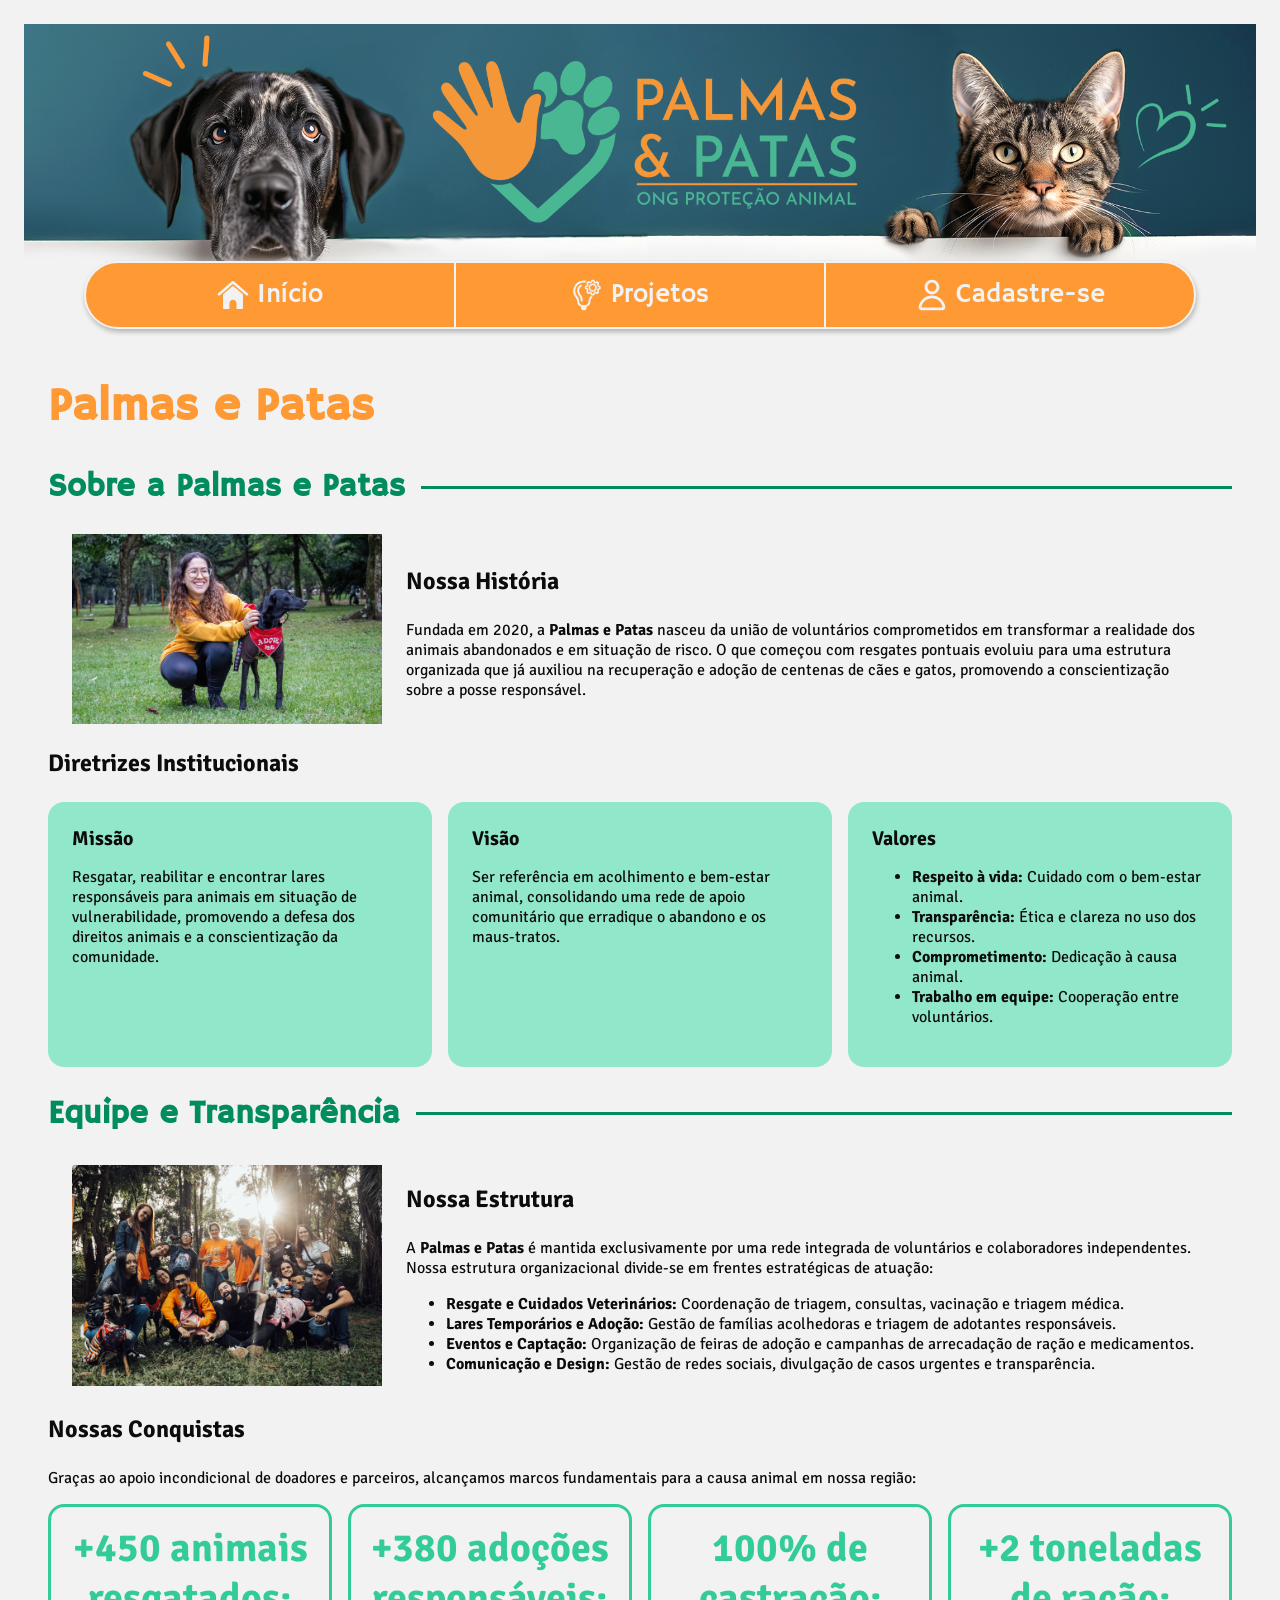
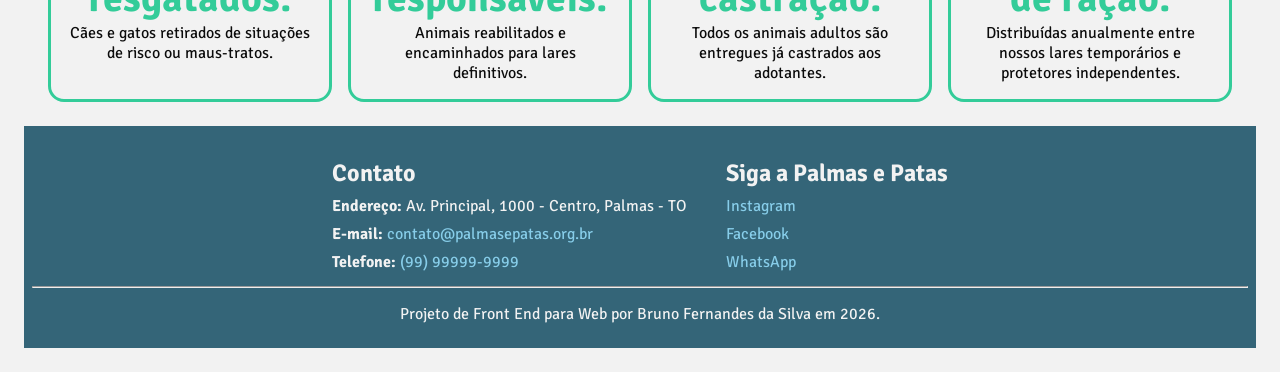
<file: index.html>
<!DOCTYPE html>
<!-- BRUNO FERNANDES DA SILVA -->
<!-- RGM 49735403 -->

<!-- Especificações de configurações da página -->
<html lang="pt-br">
<head>
    <meta charset="UTF-8">
    <meta name="viewport" content="width=device-width, initial-scale=1.0">
    <title>Início - Palmas e Patas</title>

    <!-- Vinculo CSS -->
    <link rel="stylesheet" href="styles.css">
    <link rel="stylesheet" href="index.css">

</head>

<!-- Conteúdo da página -->
<body>

    <!-- Cabeçalho -->
    <header>
        <picture>
            <!-- Banner -->
            <!-- Formato principal -->
            <source srcset="Imagens/banner.png" type="image/png">
            <!-- Formato reserva -->
            <img src="Imagens/banner.jpg" alt="Banner Institucional da ONG Palmas e Patas" class="banner-img">
        </picture>

        <!-- Menu de navegação principal -->
        <nav class="menu-principal">

            <!-- Menu para dispositivos móveis -->
            <details class="menu-mobile">
                <summary>☰ Menu</summary>

                <div class="menu-links">
                    <a href="index.html">
                        <img src="Imagens/home.svg" alt="">Início
                    </a>

                    <a href="projetos.html">
                        <img src="Imagens/projetos.svg" alt="">Projetos
                    </a>

                    <a href="cadastro.html">
                        <img src="Imagens/cadastro2.svg" alt="">Cadastre-se
                    </a>
                </div>
            </details>

            <!-- Menu para computadores -->
            <div class="menu-desktop">
                <a href="index.html">
                    <img src="Imagens/home.svg" alt="">Início
                </a>

                <a href="projetos.html">
                    <img src="Imagens/projetos.svg" alt="">Projetos
                </a>

                <a href="cadastro.html">
                    <img src="Imagens/cadastro2.svg" alt="">Cadastre-se
                </a>
            </div>

        </nav>

    </header>

    <!-- Conteúdo -->
    <main>
        <!-- Sobre a ONG: Missão, visão, valores e histórico da organização. -->
        <h1>Palmas e Patas</h1>
        <section id="sobre">
            <h2 class="titulo-secao">Sobre a Palmas e Patas</h2>

            <div class="sobre-conteudo">
                <picture>
                    <source srcset="Imagens/sobre.png" type="image/png">
                    <img src="Imagens/sobre.jpg" alt="Foto do Projeto Palmas e Patas" class="img-sobre">
                </picture>

                <article id="historico">
                    <!-- História fictícia. -->
                    <h3>Nossa História</h3>
                    <p>
                        Fundada em 2020, a <strong>Palmas e Patas</strong> nasceu da união de voluntários
                        comprometidos em transformar a realidade dos animais abandonados e em situação de
                        risco. O que começou com resgates pontuais evoluiu para uma estrutura organizada
                        que já auxiliou na recuperação e adoção de centenas de cães e gatos, promovendo a
                        conscientização sobre a posse responsável.
                    </p>
                </article>
            </div>

            <article id="missao-visao-valores">
                <h3>Diretrizes Institucionais</h3>
                
                <div class="diretrizes">
                    <div class="diretriz">
                        <h4>Missão</h4>
                        <p>
                            Resgatar, reabilitar e encontrar lares responsáveis para animais em situação de
                            vulnerabilidade, promovendo a defesa dos direitos animais e a conscientização
                            da comunidade.
                        </p>
                    </div>

                    <div class="diretriz">
                        <h4>Visão</h4>
                        <p>
                            Ser referência em acolhimento e bem-estar animal, consolidando uma rede de apoio
                            comunitário que erradique o abandono e os maus-tratos.
                        </p>
                    </div>

                    <div class="diretriz">
                        <h4>Valores</h4>
                        <ul>
                            <li><strong>Respeito à vida:</strong> Cuidado com o bem-estar animal.</li>
                            <li><strong>Transparência:</strong> Ética e clareza no uso dos recursos.</li>
                            <li><strong>Comprometimento:</strong> Dedicação à causa animal.</li>
                            <li><strong>Trabalho em equipe:</strong> Cooperação entre voluntários.</li>
                        </ul>
                    </div>
                </div>
            </article>
        </section>

        <!-- Equipe e Transparência: Breve apresentação da estrutura organizacional ou conquistas. -->
        <section id="equipe-transparencia">
            <h2 class="titulo-secao">Equipe e Transparência</h2>

            <div class="equipe-conteudo">

                <picture>
                    <source srcset="Imagens/equipe.png" type="image/png">
                    <img src="Imagens/equipe.jpg" alt="Foto da Equipe Palmas e Patas" class="img-equipe">
                </picture>

                <article id="estrutura-organizacional">
                    <h3>Nossa Estrutura</h3>
                    <p>
                        A <strong>Palmas e Patas</strong> é mantida exclusivamente por uma rede integrada
                        de voluntários e colaboradores independentes. Nossa estrutura organizacional divide-se
                        em frentes estratégicas de atuação:
                    </p>
                    <ul>
                        <li>
                            <strong>Resgate e Cuidados Veterinários:</strong> Coordenação de triagem,
                            consultas, vacinação e triagem médica.
                        </li>
                        <li>
                            <strong>Lares Temporários e Adoção:</strong> Gestão de famílias acolhedoras
                            e triagem de adotantes responsáveis.
                        </li>
                        <li>
                            <strong>Eventos e Captação:</strong> Organização de feiras de adoção e campanhas
                            de arrecadação de ração e medicamentos.
                        </li>
                        <li>
                            <strong>Comunicação e Design:</strong> Gestão de redes sociais, divulgação de
                            casos urgentes e transparência.
                        </li>
                    </ul>
                </article>
            </div>

            <article id="conquistas">
                <h3>Nossas Conquistas</h3>
                <p>
                    Graças ao apoio incondicional de doadores e parceiros, alcançamos marcos fundamentais
                    para a causa animal em nossa região:
                </p>
                <div class="conquistas-caixas">
                    <div class="conquista">
                        <strong>+450 animais resgatados:</strong>
                        Cães e gatos retirados de situações de risco ou maus-tratos.
                    </div>
                    <div class="conquista">
                        <strong>+380 adoções responsáveis:</strong>
                        Animais reabilitados e encaminhados para lares definitivos.
                    </div>
                    <div class="conquista">
                        <strong>100% de castração:</strong>
                        Todos os animais adultos são entregues já castrados aos adotantes.
                    </div>
                    <div class="conquista">
                        <strong>+2 toneladas de ração:</strong>
                        Distribuídas anualmente entre nossos lares temporários e protetores independentes.
                    </div>
                </div>
            </article>
        </section>

    </main>

    <!-- Rodapé -->
    <footer>
        <div class="rodape-conteudo"> <!-- Classe -->
            <section>
                <h3>Contato</h3>
                <address>
                    <p><strong>Endereço:</strong> Av. Principal, 1000 - Centro, Palmas - TO</p>
                    <p><strong>E-mail:</strong> <a href="mailto:contato@palmasepatas.org.br">contato@palmasepatas.org.br</a></p>
                    <p><strong>Telefone:</strong> <a href="tel:99999999999">(99) 99999-9999</a></p>
                </address>
            </section>

            <!-- Placeholder para redes sociais, já que elas não existem -->
            <section>
                <h3>Siga a Palmas e Patas</h3>
                <ul>
                    <li><a href="https://instagram.com" target="_blank" rel="noopener">Instagram</a></li>
                    <li><a href="https://facebook.com" target="_blank" rel="noopener">Facebook</a></li>
                    <li><a href="https://whatsapp.com" target="_blank" rel="noopener">WhatsApp</a></li>
                </ul>
            </section>
        </div>
        <hr>
        <div class="rodape-final"> <!-- Classe -->
            <p>Projeto de Front End para Web por Bruno Fernandes da Silva em 2026.</p>
        </div>
    </footer>

</body>
</html>
</file>
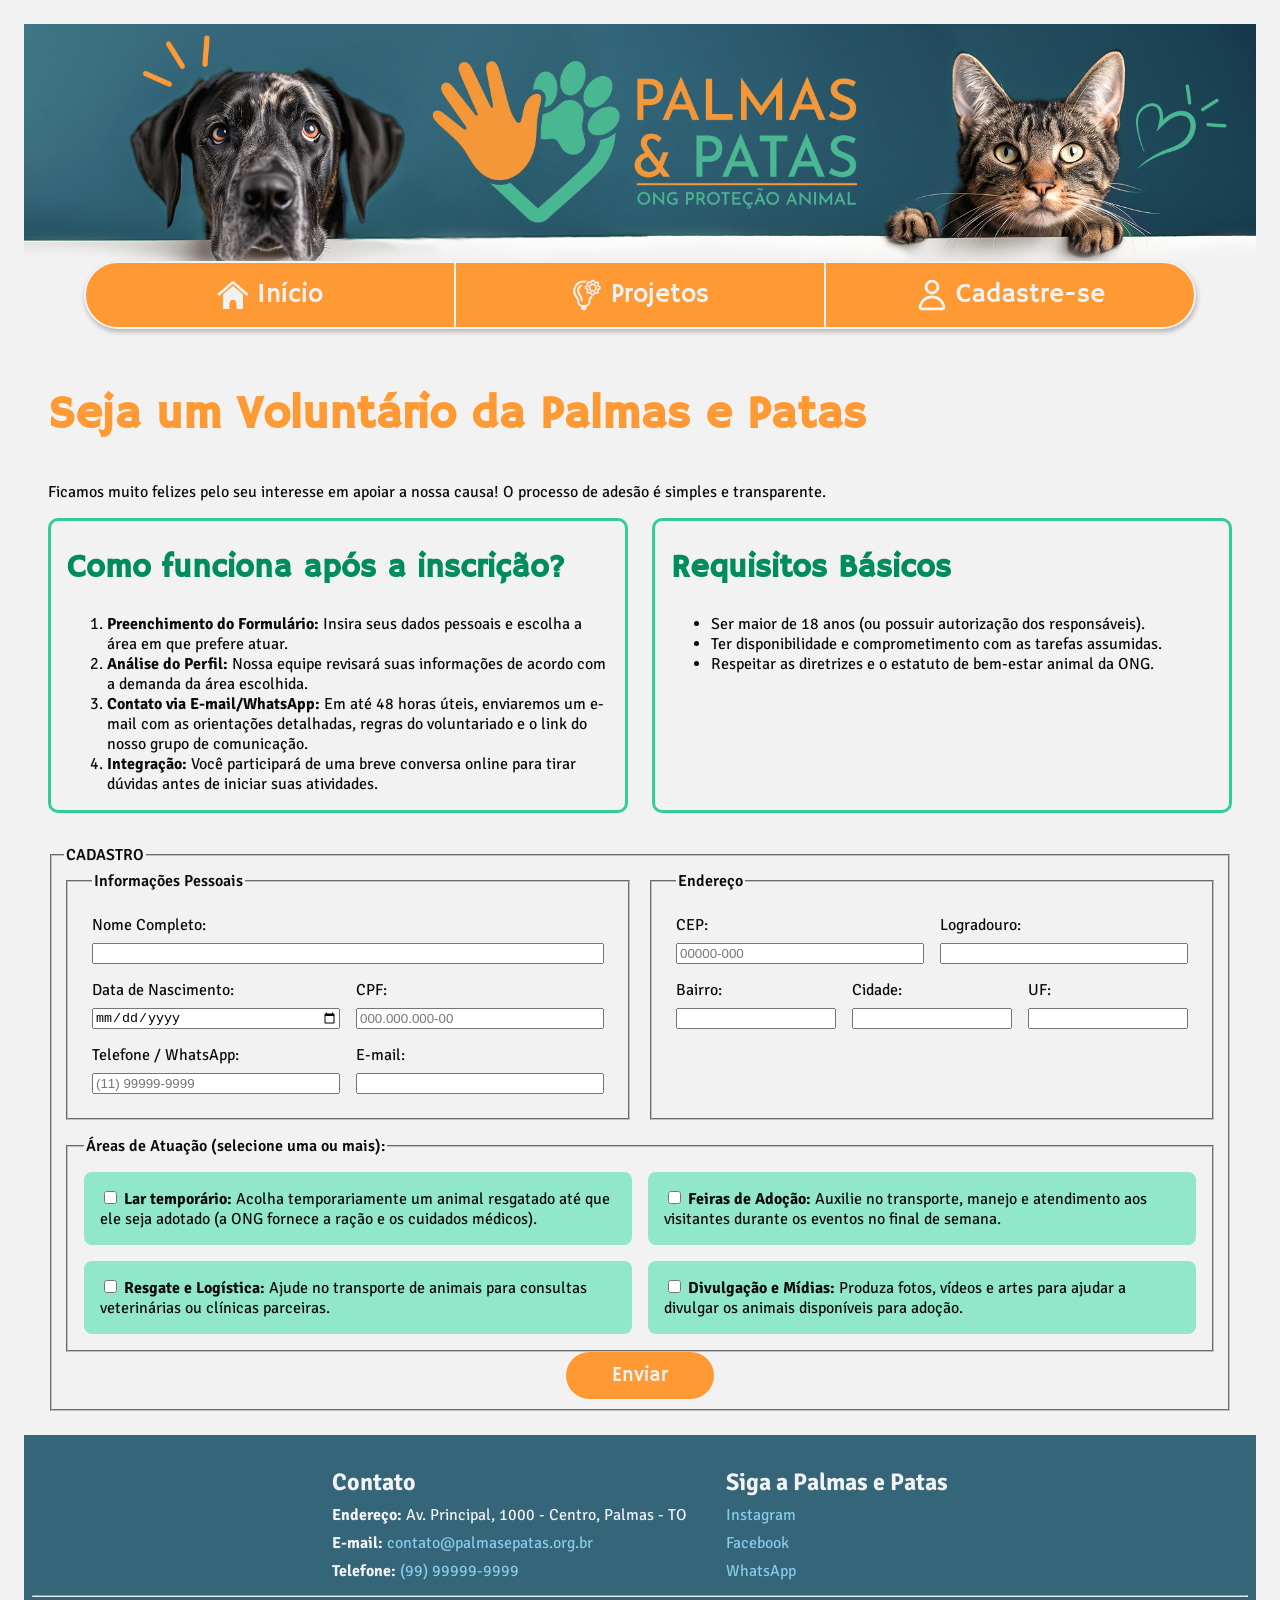
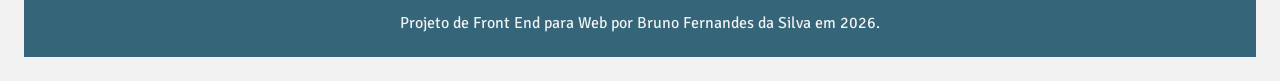
<file: cadastro.html>
<!DOCTYPE html>
<!-- BRUNO FERNANDES DA SILVA -->
<!-- RGM 49735403 -->

<!-- Especificações de configurações da página -->
<html lang="pt-br">
<head>
    <meta charset="UTF-8">
    <meta name="viewport" content="width=device-width, initial-scale=1.0">
    <title>Início - Palmas e Patas</title>

    <!-- Vinculo CSS - Banner ajustável automaticamente -->
    <link rel="stylesheet" href="styles.css">
    <link rel="stylesheet" href="cadastro.css">

</head>

<!-- Conteúdo da página -->
<body>

    <!-- Cabeçalho -->
    <header>
        <picture>
            <!-- Banner -->
            <!-- Formato principal -->
            <source srcset="Imagens/banner.png" type="image/png">
            <!-- Formato reserva -->
            <img src="Imagens/banner.jpg" alt="Banner Institucional da ONG Palmas e Patas" class="banner-img">
        </picture>

        <!-- Menu de navegação principal -->
        <nav class="menu-principal">

            <!-- Menu para dispositivos móveis -->
            <details class="menu-mobile">
                <summary>☰ Menu</summary>

                <div class="menu-links">
                    <a href="index.html">
                        <img src="Imagens/home.svg" alt="">Início
                    </a>

                    <a href="projetos.html">
                        <img src="Imagens/projetos.svg" alt="">Projetos
                    </a>

                    <a href="cadastro.html">
                        <img src="Imagens/cadastro2.svg" alt="">Cadastre-se
                    </a>
                </div>
            </details>

            <!-- Menu para computadores -->
            <div class="menu-desktop">
                <a href="index.html">
                    <img src="Imagens/home.svg" alt="">Início
                </a>

                <a href="projetos.html">
                    <img src="Imagens/projetos.svg" alt="">Projetos
                </a>

                <a href="cadastro.html">
                    <img src="Imagens/cadastro2.svg" alt="">Cadastre-se
                </a>
            </div>

        </nav>
    </header>

    <!-- Conteúdo -->
    <main>
        <!-- Explicações sobre a inscrição -->
        <section id="orientacoes-cadastro">
            <h1>Seja um Voluntário da Palmas e Patas</h1>
            <p>Ficamos muito felizes pelo seu interesse em apoiar a nossa causa! O processo de adesão é simples e transparente.</p>

            <div class="orientacoes-caixas">
                <article id="passo-a-passo">
                    <h2>Como funciona após a inscrição?</h2>
                    <ol>
                        <li><strong>Preenchimento do Formulário:</strong> Insira seus dados pessoais e escolha a área em que prefere atuar.</li>
                        <li><strong>Análise do Perfil:</strong> Nossa equipe revisará suas informações de acordo com a demanda da área escolhida.</li>
                        <li><strong>Contato via E-mail/WhatsApp:</strong> Em até 48 horas úteis, enviaremos um e-mail com as orientações detalhadas, regras do voluntariado e o link do nosso grupo de comunicação.</li>
                        <li><strong>Integração:</strong> Você participará de uma breve conversa online para tirar dúvidas antes de iniciar suas atividades.</li>
                    </ol>
                </article>

                <article id="requisitos">
                    <h2>Requisitos Básicos</h2>
                    <ul>
                        <li>Ser maior de 18 anos (ou possuir autorização dos responsáveis).</li>
                        <li>Ter disponibilidade e comprometimento com as tarefas assumidas.</li>
                        <li>Respeitar as diretrizes e o estatuto de bem-estar animal da ONG.</li>
                    </ul>
                </article>
            </div>
        </section>

        <!-- Formulário de Inscrição -->
        <!-- Abertura do formulário com ação de levar para a página index.html -->
        <!-- Normalmente, a ação seria o envio do formulário para o Back End -> Banco de Dados. -->
        <!-- O Back End normalmente mandaria a ação de voltar á index.html depois de receber os dados. -->
        <form name="enviar1" action="index.html">
            <fieldset>
                <legend>CADASTRO</legend>

                <div class="grid-12"> <!-- GRID PAI DE 12 COLUNAS -->
                    <!-- Informações pessoais -->
                    <fieldset class="col-6"> <!-- Ocupa 6 colunas do grid pai-->
                        <legend>Informações Pessoais</legend>
                        <div class="grid-12"> <!-- Novo grid filho de 12 colunas -->

                            <div class="campo col-12"> <!-- Ocupa 12 colunas do grid filho-->
                                <label for="nome">Nome Completo:</label>
                                <input type="text" id="nome" name="nome" required>
                            </div>

                            <div class="campo col-6"> <!-- Ocupa 6 colunas do grid filho-->
                                <label for="nascimento">Data de Nascimento:</label>
                                <input type="date" id="nascimento" name="nascimento" required>
                            </div>

                            <div class="campo col-6"> <!-- Ocupa 6 colunas do grid filho-->
                                <label for="cpf">CPF:</label>
                                <input type="text" id="cpf" name="cpf" 
                                pattern="[0-9]{3}\.[0-9]{3}\.[0-9]{3}-[0-9]{2}" 
                                placeholder="000.000.000-00" required>
                            </div>

                            <div class="campo col-6"> <!-- Ocupa 6 colunas do grid filho-->
                                <label for="telefone">Telefone / WhatsApp:</label>
                                <input type="tel" id="telefone" name="telefone" 
                                pattern="\([0-9]{2}\)\s?[0-9]{4,5}-[0-9]{4}" 
                                placeholder="(11) 99999-9999" required>
                            </div>

                            <div class="campo col-6"> <!-- Ocupa 6 colunas do grid filho-->
                                <label for="email">E-mail:</label>
                                <input type="email" id="email" name="email" required>
                            </div>
                        </div>
                    </fieldset>
                        
                    <!-- Endereço -->
                    <fieldset class="col-6"> <!-- Ocupa 6 colunas do grid pai-->
                        <legend>Endereço</legend>
                        <div class="grid-12"> <!-- Novo grid filho de 12 colunas -->
                            <div class="campo col-6"> <!-- Ocupa 6 colunas do grid filho-->
                                <label for="cep">CEP:</label>
                                <input type="text" id="cep" name="cep" 
                                pattern="[0-9]{5}-[0-9]{3}" 
                                placeholder="00000-000" required>
                            </div>
                            
                            <div class="campo col-6"> <!-- Ocupa 6 colunas do grid filho-->
                                <label for="logradouro">Logradouro:</label>
                                <input type="text" id="logradouro" name="logradouro" required>
                            </div>


                            <div class="campo col-4"> <!-- Ocupa 4 colunas do grid filho-->
                                <label for="bairro">Bairro:</label>
                                <input type="text" id="bairro" name="bairro" required>
                            </div>

                            <div class="campo col-4"> <!-- Ocupa 4 colunas do grid filho-->
                                <label for="cidade">Cidade:</label>
                                <input type="text" id="cidade" name="cidade" required>
                            </div>

                            <div class="campo col-4"> <!-- Ocupa 4 colunas do grid filho-->
                                <datalist id="UF">
                                    <option value="SP">
                                    <option value="RJ">
                                    <option value="OUTRO">
                                </datalist>

                                <label for="uf">UF:</label>
                                <input list="UF" id="uf" name="uf" required>
                            </div>
                        </div>
                    </fieldset>

                    <!-- Área de atuação -->
                    <fieldset class="areas-atuacao col-12"> <!-- Ocupa 12 colunas do grid pai-->
                        <legend>Áreas de Atuação (selecione uma ou mais):</legend>
                        
                        <div class="grid-12"> <!-- Novo grid filho de 12 colunas -->
                            <div class="area col-6"> <!-- Ocupa 6 colunas do grid filho-->
                                <input type="checkbox" id="lar-temporario" name="areas_atuacao[]" value="Lar temporário">
                                <label for="lar-temporario"><strong>Lar temporário:</strong> Acolha temporariamente um animal resgatado até que ele seja adotado (a ONG fornece a ração e os cuidados médicos).</label>
                            </div>

                            <div class="area col-6"> <!-- Ocupa 6 colunas do grid filho-->
                                <input type="checkbox" id="feiras-adocao" name="areas_atuacao[]" value="Feiras de Adoção">
                                <label for="feiras-adocao"><strong>Feiras de Adoção:</strong> Auxilie no transporte, manejo e atendimento aos visitantes durante os eventos no final de semana.</label>
                            </div>

                            <div class="area col-6"> <!-- Ocupa 6 colunas do grid filho-->
                                <input type="checkbox" id="resgate-logistica" name="areas_atuacao[]" value="Resgate e Logística">
                                <label for="resgate-logistica"><strong>Resgate e Logística:</strong> Ajude no transporte de animais para consultas veterinárias ou clínicas parceiras.</label>
                            </div>

                            <div class="area col-6"> <!-- Ocupa 6 colunas do grid filho-->
                                <input type="checkbox" id="divulgacao-midias" name="areas_atuacao[]" value="Divulgação e Mídias">
                                <label for="divulgacao-midias"><strong>Divulgação e Mídias:</strong> Produza fotos, vídeos e artes para ajudar a divulgar os animais disponíveis para adoção.</label>
                            </div>
                        </div>
                    </fieldset>
                </div>

                <!-- Botão de enviar. -->
                <!-- Ação de ir para index.html fica junto à abertura do <form -->
                <button type="submit">Enviar</button>

            </fieldset>
        </form>
    </main>

    <!-- Rodapé -->
    <footer>
        <div class="rodape-conteudo"> <!-- Classe -->
            <section>
                <h3>Contato</h3>
                <address>
                    <p><strong>Endereço:</strong> Av. Principal, 1000 - Centro, Palmas - TO</p>
                    <p><strong>E-mail:</strong> <a href="mailto:contato@palmasepatas.org.br">contato@palmasepatas.org.br</a></p>
                    <p><strong>Telefone:</strong> <a href="tel:99999999999">(99) 99999-9999</a></p>
                </address>
            </section>

            <!-- Placeholder para redes sociais, já que elas não existem -->
            <section>
                <h3>Siga a Palmas e Patas</h3>
                <ul>
                    <li><a href="https://instagram.com" target="_blank" rel="noopener">Instagram</a></li>
                    <li><a href="https://facebook.com" target="_blank" rel="noopener">Facebook</a></li>
                    <li><a href="https://whatsapp.com" target="_blank" rel="noopener">WhatsApp</a></li>
                </ul>
            </section>
        </div>
        <hr>
        <div class="rodape-final"> <!-- Classe -->
            <p>Projeto de Front End para Web por Bruno Fernandes da Silva em 2026.</p>
        </div>
    </footer>

</body>
</html>
</file>
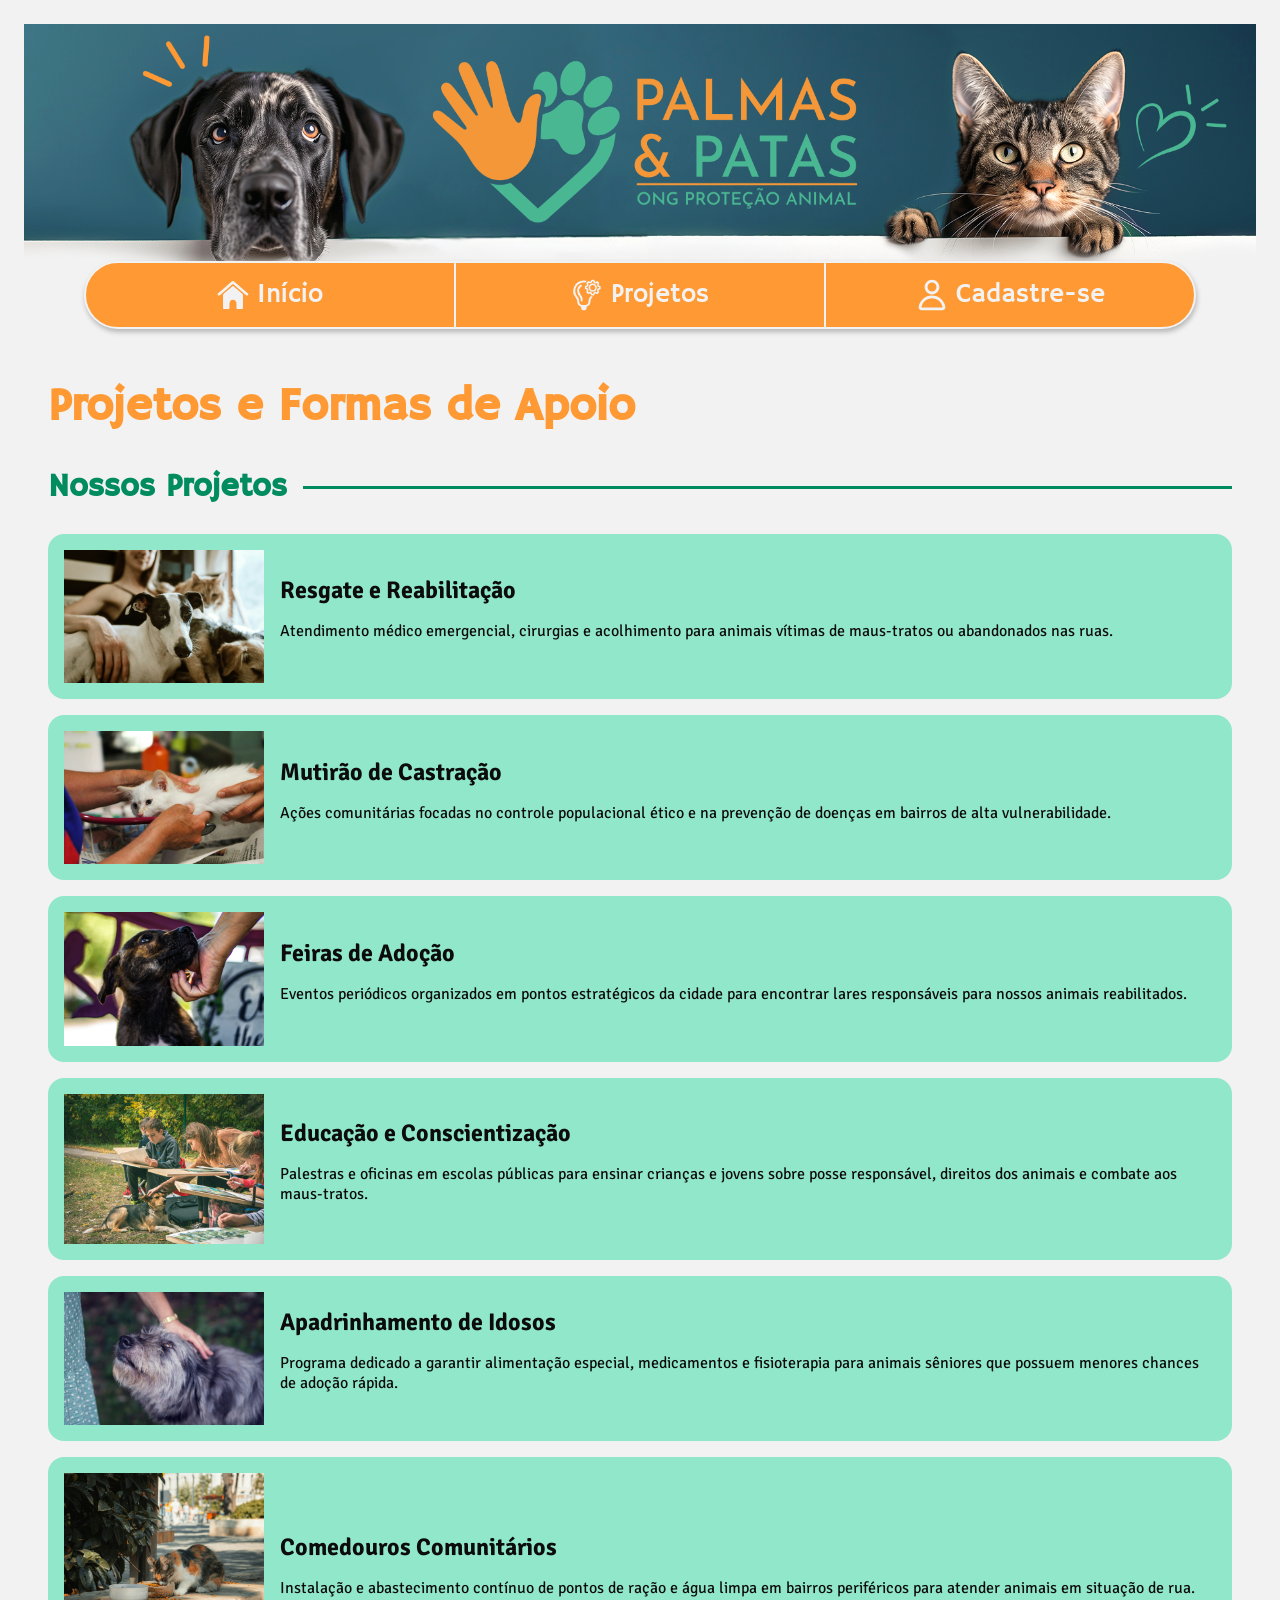
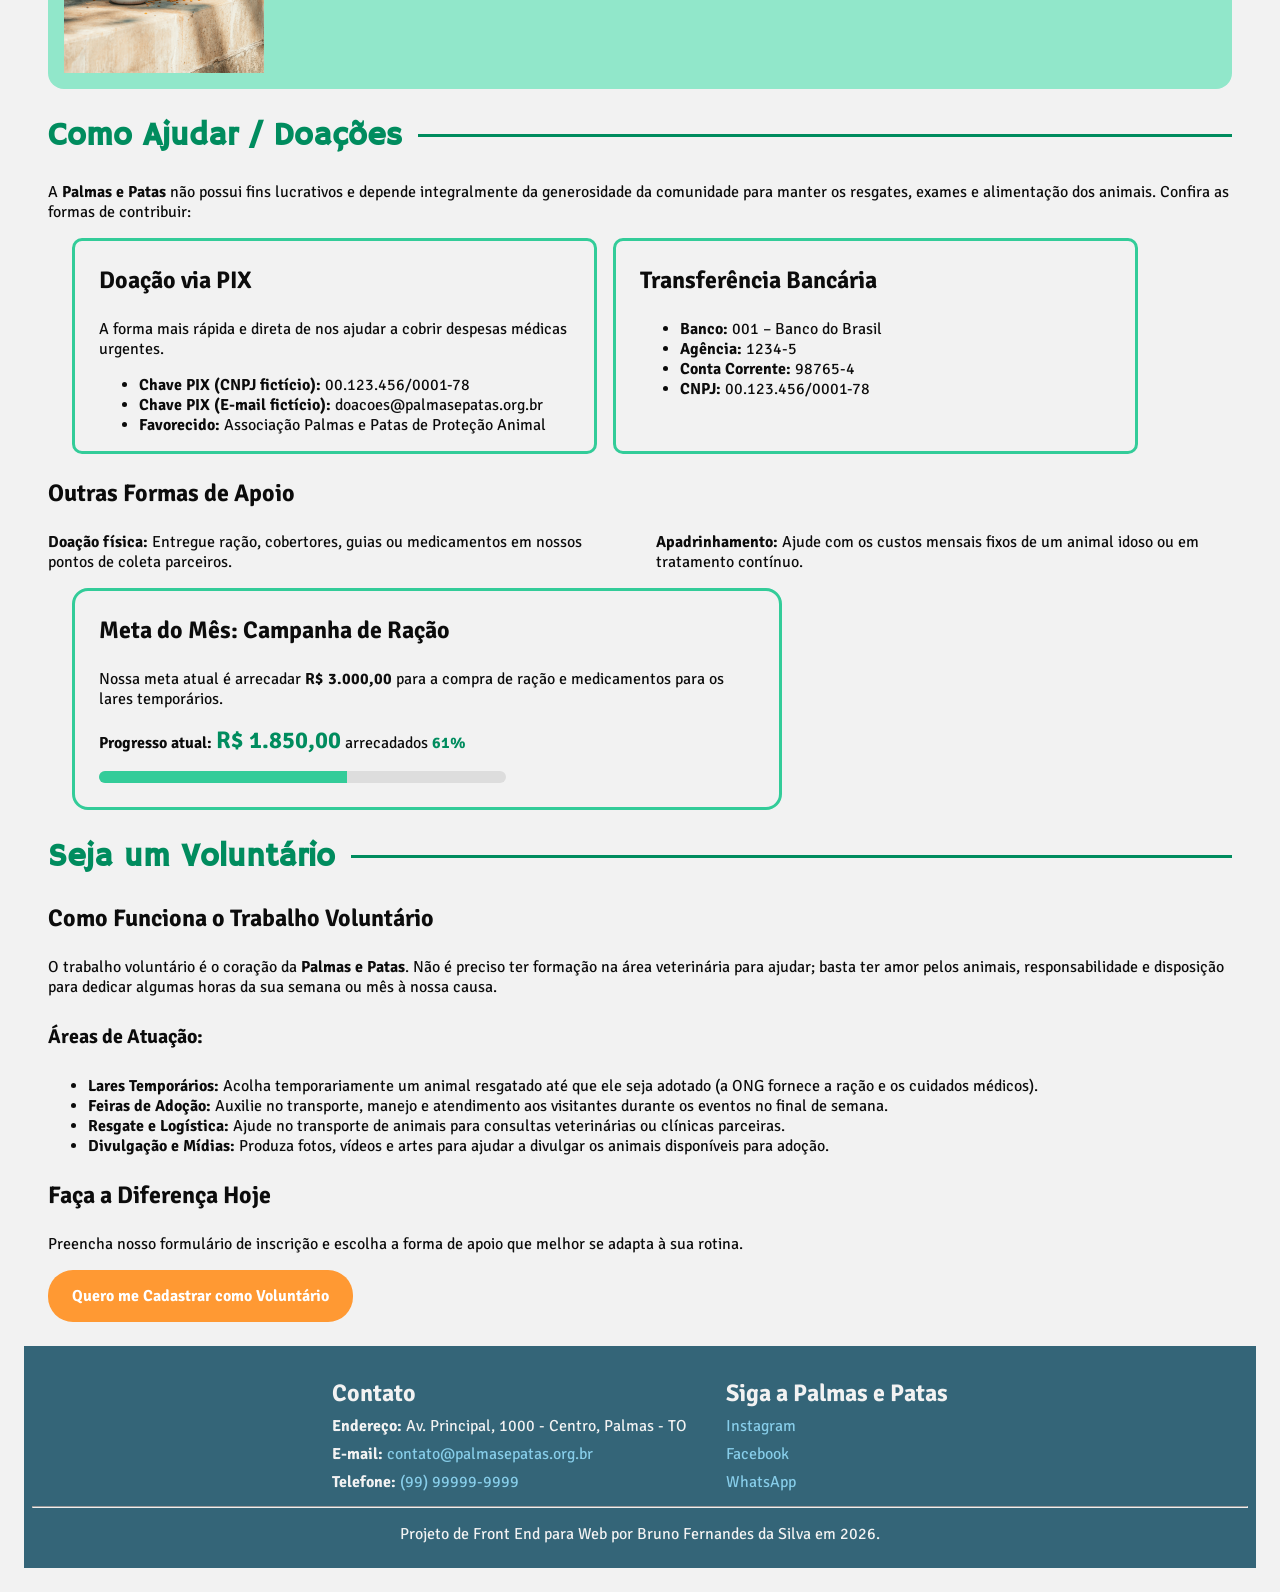
<file: projetos.html>
<!DOCTYPE html>
<!-- BRUNO FERNANDES DA SILVA -->
<!-- RGM 49735403 -->

<!-- Especificações de configurações da página -->
<html lang="pt-br">
<head>
    <meta charset="UTF-8">
    <meta name="viewport" content="width=device-width, initial-scale=1.0">
    <title>Início - Palmas e Patas</title>

    <!-- Vinculo CSS - Banner ajustável automaticamente -->
    <link rel="stylesheet" href="styles.css">
    <link rel="stylesheet" href="projetos.css">

</head>

<!-- Conteúdo da página -->
<body>

    <!-- Cabeçalho -->
    <header>
        <picture>
            <!-- Banner -->
            <!-- Formato principal -->
            <source srcset="Imagens/banner.png" type="image/png">
            <!-- Formato reserva -->
            <img src="Imagens/banner.jpg" alt="Banner Institucional da ONG Palmas e Patas" class="banner-img">
        </picture>

        <!-- Menu de navegação principal -->
        <nav class="menu-principal">

            <!-- Menu para dispositivos móveis -->
            <details class="menu-mobile">
                <summary>☰ Menu</summary>

                <div class="menu-links">
                    <a href="index.html">
                        <img src="Imagens/home.svg" alt="">Início
                    </a>

                    <a href="projetos.html">
                        <img src="Imagens/projetos.svg" alt="">Projetos
                    </a>

                    <a href="cadastro.html">
                        <img src="Imagens/cadastro2.svg" alt="">Cadastre-se
                    </a>
                </div>
            </details>

            <!-- Menu para computadores -->
            <div class="menu-desktop">
                <a href="index.html">
                    <img src="Imagens/home.svg" alt="">Início
                </a>

                <a href="projetos.html">
                    <img src="Imagens/projetos.svg" alt="">Projetos
                </a>

                <a href="cadastro.html">
                    <img src="Imagens/cadastro2.svg" alt="">Cadastre-se
                </a>
            </div>

        </nav>
    </header>

    <!-- Conteúdo -->
    <main>
        <!-- Galeria de Projetos: Cards ou seções detalhando as ações da ONG (com imagens e textos explicativos). -->
        <h1>Projetos e Formas de Apoio</h2>
        <section id="galeria-projetos">
            <h2 class="titulo-secao">Nossos Projetos</h2>

            <div class="projetos">
                <!-- Card / Projeto 1 -->
                <article class="card-projeto">
                    <picture>
                        <source srcset="Imagens/imagem1.png" type="image/png">
                        <img src="Imagens/imagem1.jpg" alt="Foto do Projeto Resgate e Reabilitação" class="img-projeto" width="400">
                    </picture>
                    <div class="texto-projeto">
                        <h3>Resgate e Reabilitação</h3>
                        <p>
                            Atendimento médico emergencial, cirurgias e acolhimento para animais vítimas de
                            maus-tratos ou abandonados nas ruas.
                        </p>
                    </div>
                </article>

                <!-- Card / Projeto 2 -->
                <article class="card-projeto">
                    <picture>
                        <source srcset="Imagens/imagem2.png" type="image/png">
                        <img src="Imagens/imagem2.jpg" alt="Foto do Mutirão de Castração" class="img-projeto" width="400">
                    </picture>
                    <div class="texto-projeto">
                        <h3>Mutirão de Castração</h3>
                        <p>
                            Ações comunitárias focadas no controle populacional ético e na prevenção de doenças
                            em bairros de alta vulnerabilidade.
                        </p>
                    </div>
                </article>

                <!-- Card / Projeto 3 -->
                <article class="card-projeto">
                    <picture>
                        <source srcset="Imagens/imagem3.png" type="image/png">
                        <img src="Imagens/imagem3.jpg" alt="Foto da Feira de Adoção" class="img-projeto" width="400">
                    </picture>
                    <div class="texto-projeto">
                        <h3>Feiras de Adoção</h3>
                        <p>
                            Eventos periódicos organizados em pontos estratégicos da cidade para encontrar lares
                            responsáveis para nossos animais reabilitados.
                        </p>
                    </div>
                </article>

                <!-- Card / Projeto 4 -->
                <article class="card-projeto">
                    <picture>
                        <source srcset="Imagens/imagem4.png" type="image/png">
                        <img src="Imagens/imagem4.jpg" alt="Foto do Projeto Educação nas Escolas" class="img-projeto" width="400">
                    </picture>
                    <div class="texto-projeto">
                        <h3>Educação e Conscientização</h3>
                        <p>
                            Palestras e oficinas em escolas públicas para ensinar crianças e jovens sobre posse
                            responsável, direitos dos animais e combate aos maus-tratos.
                        </p>
                    </div>
                </article>

                <!-- Card / Projeto 5 -->
                <article class="card-projeto">
                    <picture>
                        <source srcset="Imagens/imagem5.png" type="image/png">
                        <img src="Imagens/imagem5.jpg" alt="Foto do Projeto Apadrinhamento de Animais Idosos" class="img-projeto" width="400">
                    </picture>
                    <div class="texto-projeto">
                        <h3>Apadrinhamento de Idosos</h3>
                        <p>
                            Programa dedicado a garantir alimentação especial, medicamentos e fisioterapia para
                            animais sêniores que possuem menores chances de adoção rápida.
                        </p>
                    </div>
                </article>

                <!-- Card / Projeto 6 -->
                <article class="card-projeto">
                    <picture>
                        <source srcset="Imagens/imagem6.png" type="image/png">
                        <img src="Imagens/imagem6.jpg" alt="Foto do Projeto Comedouros Comunitários" class="img-projeto" width="400">
                    </picture>
                    <div class="texto-projeto">
                        <h3>Comedouros Comunitários</h3>
                        <p>
                            Instalação e abastecimento contínuo de pontos de ração e água limpa em bairros periféricos
                            para atender animais em situação de rua.
                        </p>
                    </div>
                </article>
            </div>
        </section>

        <!-- Como Ajudar / Doações: Explicação de como doar (PIX fictício, dados bancários ou metas de arrecadação). -->
        <section id="como-ajudar">
            <h2 class="titulo-secao">Como Ajudar / Doações</h2>
            <p>
                A <strong>Palmas e Patas</strong> não possui fins lucrativos e depende integralmente da generosidade
                da comunidade para manter os resgates, exames e alimentação dos animais. Confira as formas de contribuir:
            </p>

            <div class="formas-doacao">
                <div class="doacao">
                    <div class="pix">
                        <article id="pix">
                            <h3>Doação via PIX</h3>
                            <p>A forma mais rápida e direta de nos ajudar a cobrir despesas médicas urgentes.</p>
                            <ul>
                                <li><strong>Chave PIX (CNPJ fictício):</strong> 00.123.456/0001-78</li>
                                <li><strong>Chave PIX (E-mail fictício):</strong> doacoes@palmasepatas.org.br</li>
                                <li><strong>Favorecido:</strong> Associação Palmas e Patas de Proteção Animal</li>
                            </ul>
                        </article>
                    </div>
                </div>

                <div class="doacao">
                    <div class="transferencia">
                        <article id="dados-bancarios">
                            <h3>Transferência Bancária</h3>
                            <ul>
                                <li><strong>Banco:</strong> 001 – Banco do Brasil</li>
                                <li><strong>Agência:</strong> 1234-5</li>
                                <li><strong>Conta Corrente:</strong> 98765-4</li>
                                <li><strong>CNPJ:</strong> 00.123.456/0001-78</li>
                            </ul>
                        </article>
                    </div>
                </div>
            </div>

            <div class="meta-outras">
                <article id="outras-formas">
                    <h3>Outras Formas de Apoio</h3>
                    <ul>
                        <li>
                            <strong>Doação física:</strong> Entregue ração, cobertores, guias ou medicamentos
                            em nossos pontos de coleta parceiros.
                        </li>
                        <li>
                            <strong>Apadrinhamento:</strong> Ajude com os custos mensais fixos de um animal
                            idoso ou em tratamento contínuo.
                        </li>
                    </ul>
                </article>

                <article id="meta-arrecadacao">
                    <h3>Meta do Mês: Campanha de Ração</h3>
                    <p>
                        Nossa meta atual é arrecadar <strong>R$ 3.000,00</strong> para a compra de ração e
                        medicamentos para os lares temporários.
                    </p>

                    <p class="progresso-texto"></p>
                    <p>
                        <strong>Progresso atual:</strong>
                    <span class="valor-arrecadado">R$ 1.850,00</span> arrecadados <span class="porcentagem">61%</span>
                    </p>

                    <!-- Barra -->
                    <div class="barra-progresso">
                        <div class="barra-preenchida"></div>
                    </div>
                </article>
            </div>

        </section>

        <!-- Voluntariado: Seção explicando como funciona o trabalho voluntário e um botão/link com chamada para ação (Call to Action) direcionando para a página de cadastro. -->
        <section id="voluntariado">
            <h2 class="titulo-secao">Seja um Voluntário</h2>
            
            <article id="como-funciona-voluntariado">
                <h3>Como Funciona o Trabalho Voluntário</h3>
                <p>
                    O trabalho voluntário é o coração da <strong>Palmas e Patas</strong>. Não é preciso ter
                    formação na área veterinária para ajudar; basta ter amor pelos animais, responsabilidade
                    e disposição para dedicar algumas horas da sua semana ou mês à nossa causa.
                </p>
                
                <h4>Áreas de Atuação:</h4>
                <ul>
                    <li>
                        <strong>Lares Temporários:</strong> Acolha temporariamente um animal resgatado até que
                        ele seja adotado (a ONG fornece a ração e os cuidados médicos).
                    </li>
                    <li>
                        <strong>Feiras de Adoção:</strong> Auxilie no transporte, manejo e atendimento aos visitantes
                        durante os eventos no final de semana.
                    </li>
                    <li>
                        <strong>Resgate e Logística:</strong> Ajude no transporte de animais para consultas veterinárias
                        ou clínicas parceiras.
                    </li>
                    <li>
                        <strong>Divulgação e Mídias:</strong> Produza fotos, vídeos e artes para ajudar a divulgar os
                        animais disponíveis para adoção.
                    </li>
                </ul>
            </article>

            <article id="chamada-voluntariado">
                <h3>Faça a Diferença Hoje</h3>
                <p>Preencha nosso formulário de inscrição e escolha a forma de apoio que melhor se adapta à sua rotina.</p>
                
                <!-- Call to Action (CTA) direcionando para cadastro.html -->
                <a href="cadastro.html" class="btn-cta">Quero me Cadastrar como Voluntário</a>
            </article>
        </section>

    </main>

    <!-- Rodapé -->
    <footer>
        <div class="rodape-conteudo"> <!-- Classe -->
            <section>
                <h3>Contato</h3>
                <address>
                    <p><strong>Endereço:</strong> Av. Principal, 1000 - Centro, Palmas - TO</p>
                    <p><strong>E-mail:</strong> <a href="mailto:contato@palmasepatas.org.br">contato@palmasepatas.org.br</a></p>
                    <p><strong>Telefone:</strong> <a href="tel:99999999999">(99) 99999-9999</a></p>
                </address>
            </section>

            <!-- Placeholder para redes sociais, já que elas não existem -->
            <section>
                <h3>Siga a Palmas e Patas</h3>
                <ul>
                    <li><a href="https://instagram.com" target="_blank" rel="noopener">Instagram</a></li>
                    <li><a href="https://facebook.com" target="_blank" rel="noopener">Facebook</a></li>
                    <li><a href="https://whatsapp.com" target="_blank" rel="noopener">WhatsApp</a></li>
                </ul>
            </section>
        </div>
        <hr>
        <div class="rodape-final"> <!-- Classe -->
            <p>Projeto de Front End para Web por Bruno Fernandes da Silva em 2026.</p>
        </div>
    </footer>

</body>
</html>
</file>
<file: styles.css>
/* styles.css para estilizações globais do site */

/* Import das fontes "Hammersmith One" e "Signika Negative" via Google Fonts */
@import url('https://fonts.googleapis.com/css2?family=Hammersmith+One&family=Signika+Negative:wght@300..700&display=swap');

/* ### 1. CONFIGURAÇÕES BASE ##############################
   Estilos gerais da página e tipografia padrão */

body {
    background-color: #f2f2f2; /* Cor de fundo do site */
    margin: 24px; /* Margem de respiro do corpo do site */
    font-family: "Signika Negative", sans-serif; /* Fonte padrão do site */
}

main {
    margin: 24px; /* Para margem do texto do site */
    color: #0c0c0c; /* Cor de fonte base do conteúdo principal */
}

/* ### 2. TIPOGRAFIA & ELEMENTOS DE TEXTO ##############################
   Estilização dos títulos e elementos textuais */

h1 {
    font-family: "Hammersmith One", sans-serif;
    color: #ff9933;
    font-size: 46px;
    font-weight: 600;
}

h2 {
    font-family: "Hammersmith One", sans-serif;
    color: #008C5E;
    font-size: 32px;
}

h3 {
    font-family: "Signika Negative", sans-serif;
    font-weight: 700;
    font-size: 24px;
}

h4 {
    font-family: "Signika Negative", sans-serif;
    font-weight: 700;
    font-size: 20px;
}

p, li {
    font-size: 16px;
}

/* Adicionando uma linha depois dos títulos através da classe */
.titulo-secao {
    display: flex;
    align-items: center; /* Centraliza os elementos */
    gap: 16px;
}

.titulo-secao::after {
    content: "";
    height: 3px;
    background-color: #008C5E;
    flex: 1;
}

/* ### 3. BANNER ############################## */

/* Imagen de Banner */
.banner-img {
    max-width: 100%;
    height: auto;
    display: block;
}

/* ### 4. NAVEGAÇÃO & MENUS
   Estrutura base do menu principal e variações para desktop e mobile ############################## */

/* Menu principal - caixa */
.menu-principal {
    background-color: #ff9933;
    border: 2px solid #f2f2f2;
    display: flex;
    width: 90%; /* Tamanho horizontal que a caixa ocupa */
    margin: 0 auto;
    border-radius: 50px; /*arredondamento das pontas */
    position: relative;
    top: -20px; /* Para sobrepor o banner */
    box-shadow: 1px 3px 5px rgba(0, 0, 0, 0.25);
}

/* Menu principal - texto */
.menu-principal a {
    font-size: 26px;
    color: #f2f2f2;
    text-decoration: none; /* Remover sublinhado padrão */
    font-family: "Hammersmith One", sans-serif;
    text-align: center; /* Centraliza */
    flex: 1;
    border-right: 2px solid #f2f2f2;
    padding: 16px; /* espaçamento interno */
    display: flex;
    align-items: center; /* Centraliza os elementos */
    justify-content: center;
    gap: 8px; /* Espaçamento entre os elementos (texto e ícone) */
}

/* Excluir divisória do menu depois de "Cadastre-se" */
.menu-desktop a:last-child {
    border-right: none;
}

/* Menu principal - Ícones */
.menu-principal a img {
    width: 32px;
    height: 32px;
}

/* Controle de exibição dos menus */
/* Menu mobile: oculto em computadores */
.menu-mobile {
    display: none;
}

/* Menu desktop */
.menu-desktop {
    display: flex;
    flex: 1;
}

/* ### 5. RODAPÉ (footer) ############################## */

footer {
    background-color: #346578;
    color: #f2f2f2;
    font-size: 12px;
    padding: 8px;
}

.rodape-conteudo {
    display: flex;
    justify-content: space-between;
    padding: 0 300px;
}

footer a {
    color: #87cde9;
    text-decoration: none;
}

footer ul {
    list-style: none;
    padding: 0;
    margin: 0;
}

/* Espaçamento entre Instagram, Facebook e WhatsApp */
footer ul li {
    margin: 8px 0;
}

footer address {
    font-style: normal;
    margin: 0;
}

/* Espaçamento entre Endereço, E-mail e Telefone */
footer address p {
    margin: 8px 0;
}

/* Espaçamento abaixo dos títulos */
footer h3 {
    margin-bottom: 8px;
}

.rodape-final {
    text-align: center; /* Centraliza */
}

/* ### 6. RESPONSIVIDADE (@media)
   Adaptações para telas menores (até 600px) ############################## */

@media (max-width: 600px) { /* Faz apenas telas com largurar igual ou inferior a 600px serem afetadas */

    /* Reduz as margens */
    body {
        margin: 8px;
    }

    main {
        margin: 16px;
    }

    /* Ajusta os títulos */
    h1 {
        font-size: 32px;
    }

    h2 {
        font-size: 24px;
    }

    /* Ajuste do Rodapé */
    .rodape-conteudo {
        flex-direction: column;
        gap: 24px;
        padding: 0 16px;
    }

    /* Menu hambúrguer e navegação mobile */
    .menu-mobile {
        display: block;
        width: 100%;
    }

    .menu-desktop {
        display: none;
    }

    .menu-principal {
        width: 100%;
        flex-direction: column;
        align-items: stretch;
        border-radius: 24px;
    }

    /* Barra de menu */
    .menu-mobile summary {
        color: #f2f2f2;
        font-family: "Hammersmith One", sans-serif;
        font-size: 16px;
        padding: 8px 8px;
        cursor: pointer;
        list-style: none;
        text-align: center; /* Centraliza */
    }

    /* Remove o marcador padrão do navegador */
    .menu-mobile summary::-webkit-details-marker {
        display: none;
    }

    .menu-mobile summary::marker {
        content: "";
    }

    .menu-links {
        display: flex;
        flex-direction: column;
    }

    /* Itens da barra de menu expandida */
    .menu-links a {
        font-size: 16px;
        padding: 8px;
        color: #f2f2f2;
        text-decoration: none;
        font-family: "Hammersmith One", sans-serif;
        display: flex;
        align-items: center; /* Centraliza os elementos */
        justify-content: center;
        gap: 8px;
        border-top: 2px solid #f2f2f2;
    }

    /* Ícones no menu mobile */
    .menu-links a img {
        width: 16px;
        height: 16px;
    }
}
</file>
<file: index.css>
/* ### 1. SEÇÃO SOBRE & HISTÓRICO ##############################
   Estilização da apresentação inicial da ONG e sua imagem */

.sobre-conteudo {
    display: flex; /* Ativa o Flexbox para definir os alinhamentos e espaçamentos */
    align-items: center; /* Centraliza os elementos */
    gap: 24px;
    margin: 24px;
}

#historico {
    flex: 1; /* Mantém os elementos na mesma linha dividindo o mesmo espaço */
}

.img-sobre {
    width: 310px;
    height: auto;
    display: block;
}

/* ### 2. DIRETRIZES INSTITUCIONAIS ##############################
   Cria os cartões de Missão, Visão e Valores utilizando Flexbox */

.diretrizes { 
    display: flex; /* Ativa o Flexbox para os elementos que pertencem à classe pai diretrizes */
    gap: 16px;
}

.diretriz { /* Estiliza os elementos que pertencem às classes filhas diretriz */
    flex: 1; /* Mantém os elementos na mesma linha dividindo o mesmo espaço */
    background-color: #91e7ca;
    color: #0c0c0c;
    padding: 24px;
    border-radius: 16px;
}

.diretriz h4 {
    margin: 0 0 8px 0;
}

/* ### 3. SEÇÃO EQUIPE ##############################
   Layout de apresentação dos voluntários e colaboradores */

.equipe-conteudo {
    display: flex; /* Ativa o Flexbox */
    align-items: center; /* Centraliza os elementos */
    gap: 24px;
    margin: 24px;
}

.img-equipe {
    width: 310px;
    height: auto;
    display: block;
}

/* ### 4. SEÇÃO CONQUISTAS & MÉTRICAS ##############################
   Cartões em destaque com números e estatísticas da ONG */

.conquistas-caixas {
    display: flex;
    gap: 16px;
}

.conquista {
    flex: 1;
    background-color: #f2f2f2;
    border: 3px solid #33cc99;
    border-radius: 16px;
    padding: 16px;
    text-align: center; /* Centraliza */
}

.conquista strong {
    display: block;
    font-size: 40px; /* Exceção à padronização de tipografia */
    color: #33cc99;
}

.conquista p {
    margin: 8px 0 0 0;
}

/* ### 5. RESPONSIVIDADE (@media) ##############################
   Ajustes de layout para telas pequenas (até 600px) */

@media (max-width: 600px) { /* Faz apenas telas com largurar igual ou inferior a 600px serem afetadas */

    /* História e equipe */
    .sobre-conteudo,
    .equipe-conteudo {
        flex-direction: column;
        align-items: stretch;
        margin: 16px 0;
    }

    .img-sobre,
    .img-equipe {
        width: 100%;
        max-width: 310px;
        height: auto;
        align-self: center;
    }

    /* Missão, visão e valores */
    .diretrizes {
        flex-direction: column;
    }

    /* Conquistas */
    .conquistas-caixas {
        flex-direction: column;
    }
}
</file>
<file: cadastro.css>
/* ### 1. ORIENTAÇÕES DE CADASTRO ##############################
   Estilização da seção inicial e caixas com instruções para voluntários */

/* Definir margem para baixo pelo id */
#orientacoes-cadastro {
    margin-bottom: 32px;
}

/* Caixas de instruções de cadastro e requisitos */
.orientacoes-caixas {
    display: flex; /* Ativa o Flexbox para definir os alinhamentos e espaçamentos */
    gap: 24px;
}

.orientacoes-caixas article {
    flex: 1; /* Mantém os elementos na mesma linha dividindo o mesmo espaço */
    border: 3px solid #33cc99;
    border-radius: 10px; /* Arredondamento das pontas */
    padding: 0 16px;
}

/* ### 2. SISTEMA DE GRID (12 COLUNAS) ##############################
   Estrutura base em CSS Grid para organização dos formulários */

/* Transforma a classe em um grid de 12 colunas */
.grid-12 {
    display: grid;
    grid-template-columns: repeat(12, minmax(0, 1fr));
    gap: 16px;
}

/* Spans para as classes ocuparem 12, 6, 4 ou 3 colunas */
.col-12 {
    grid-column: span 12;
}

.col-6 {
    grid-column: span 6;
}

.col-4 {
    grid-column: span 4;
}

.col-3 {
    grid-column: span 3;
}

/* ### 3. ESTRUTURA DO FORMULÁRIO E CAMPOS ############################## */

legend {
    font-weight: 600; /* Peso da fonte das "legendas" dos formulários */
}

/* Para organizar os campos em colunas */
.campo {
    display: flex; /* Ativa o Flexbox */
    flex-direction: column; /* Organiza verticalmente */
    gap: 8px;
}

/* Espaçamento interno dos fieldsets de dados */
fieldset.col-6 {
    min-width: 0;
    padding: 24px;
}

/* ### 4. ÁREAS DE ATUAÇÃO ##############################
   Caixas de seleção e destaque das áreas em que o voluntário pode atuar */

.areas-atuacao {
    padding: 16px;
}

.area {
    background-color: #91e7ca;
    border-radius: 8px; /* Arredondamento das pontas */
    padding: 16px;
}

/* ### 5. BOTÃO DE ENVIO ##############################
   Estilização do botão principal de submissão do formulário */

button[type="submit"] {
    background-color: #ff9933;
    color: #f2f2f2;
    font-family: "Hammersmith One", sans-serif;
    font-size: 20px;
    border: none;
    border-radius: 25px; /* Arredondamento das pontas */
    padding: 11px 46px;
    cursor: pointer;
    display: block; /* Transforma em bloco para aceitar as margens */
    margin: 0 auto; /* Margem automática para centralizar o botão */
}

/* ### 6. RESPONSIVIDADE (@media) ##############################
   Ajustes de layout para telas pequenas e dispositivos móveis (até 600px) */

@media (max-width: 600px) {

    /* Caixas de orientações */
    .orientacoes-caixas {
        flex-direction: column; /* Organiza verticalmente */
    }

    .orientacoes-caixas article {
        padding: 0 16px;
    }

    /* Campos do formulário */
    .col-6,
    .col-4,
    .col-3 {
        grid-column: span 12; /* Faz com que todos os campos ocupem a largura total */
    }

    /* Reduz o espaçamento interno dos fieldsets */
    fieldset.col-6 {
        padding: 16px;
    }

    /* Áreas de atuação */
    .area {
        padding: 12px;
    }

    /* Botão de envio */
    button[type="submit"] {
        max-width: 100%;
        box-sizing: border-box;
    }
}
</file>
<file: projetos.css>
/* ### 1. CARDS DE PROJETOS ##############################
   Lista e estrutura visual dos cartões de projetos da ONG */

.projetos {
    display: flex; /* Ativa o Flexbox para definir os alinhamentos e espaçamentos */
    flex-direction: column; /* Organiza verticalmente */
    gap: 16px;
}

.card-projeto {
    display: flex; /* Ativa o Flexbox */
    background-color: #91e7ca;
    color: #0c0c0c;
    padding: 16px;
    border-radius: 16px; /* Arredondamento das pontas */
    align-items: center; /* Centraliza os elementos */
    gap: 16px;
}

.card-projeto h3 {
    margin: 0 0 4px 0;
}

.img-projeto {
    width: 200px; /* Tamanho imagem */
    height: auto;
    display: block;
}

/* ### 2. FORMAS DE DOAÇÃO ##############################
   Layout das opções de doação via PIX e transferência bancária */

.formas-doacao {
    width: 90%;
    display: flex;
    gap: 16px;
    margin-left: 24px;
}

.doacao {
    flex: 1;
    border: 3px solid #33cc99;
    border-radius: 10px; /* Arredondamento das pontas */
    padding: 0 24px;
}

/* ### 3. OUTRAS FORMAS DE APOIO ##############################
   Lista com opções adicionais de voluntariado e apoio */

#outras-formas ul {
    display: flex;
    gap: 32px;
    list-style: none;
    padding: 0;
}

#outras-formas li {
    flex: 1;
}

/* ### 4. META DE ARRECADAÇÃO & BARRA DE PROGRESSO ##############################
   Caixa de metas, indicadores visuais e barra de progresso preenchida */

#meta-arrecadacao {
    width: 60%;
    box-sizing: border-box; /* Para a largura da caixa respeitar a barra de arrecadação */
    border: 3px solid #33cc99;
    border-radius: 16px; /* Arredondamento das pontas */
    padding: 24px;
    padding-top: 0;
    margin-left: 24px;
}

.valor-arrecadado {
    color: #008C5E;
    font-size: 24px;
    font-weight: bold;
}

.porcentagem {
    color: #008C5E;
    font-weight: bold;
}

.barra-progresso {
    width: 62%;
    height: 12px;
    background-color: #dddddd;
    border-radius: 10px; /* Arredondamento das pontas */
    overflow: hidden;
}

.barra-preenchida {
    width: 61%;
    height: 100%;
    background-color: #33cc99;
}

/* ### 5. BOTÕES DE AÇÃO (CTA) ##############################
   Estilização dos botões de chamada para ação (ex: botão de cadastro) */

.btn-cta {
    display: inline-block; /* Permite definir tamanho e margens, mas mantém os elementos lado a lado */
    background-color: #ff9933;
    color: #ffffff;
    padding: 16px 24px;
    border-radius: 25px; /* Arredondamento das pontas */
    text-decoration: none; /* Remove o sublinhado padrão */
    font-weight: bold;
    text-align: center; /* Centraliza */
}

/* ### 6. RESPONSIVIDADE (@media) ##############################
   Ajustes de layout para dispositivos móveis (até 600px) */

@media (max-width: 600px) {

    /* Cards de projetos */
    .card-projeto {
        flex-direction: column;
        align-items: stretch;
    }

    .img-projeto {
        width: 100%;
        max-width: 310px;
        height: auto;
        align-self: center;
    }

    /* Formas de doação */
    .formas-doacao {
        width: auto;
        flex-direction: column;
        gap: 16px;
        margin-left: 0;
    }

    .doacao {
        padding: 0 16px;
    }

    /* Outras formas de apoio */
    #outras-formas ul {
        flex-direction: column;
        gap: 16px;
    }

    #outras-formas li {
        flex: auto;
    }

    /* Meta de arrecadação */
    #meta-arrecadacao {
        width: auto;
        box-sizing: border-box;
        margin-left: 0;
        padding: 16px;
        padding-top: 0;
    }

    /* Barra de progresso */
    .barra-progresso {
        width: 100%;
    }

    /* Botão de chamada para ação */
    .btn-cta {
        max-width: 100%;
        box-sizing: border-box;
    }
}
</file>
